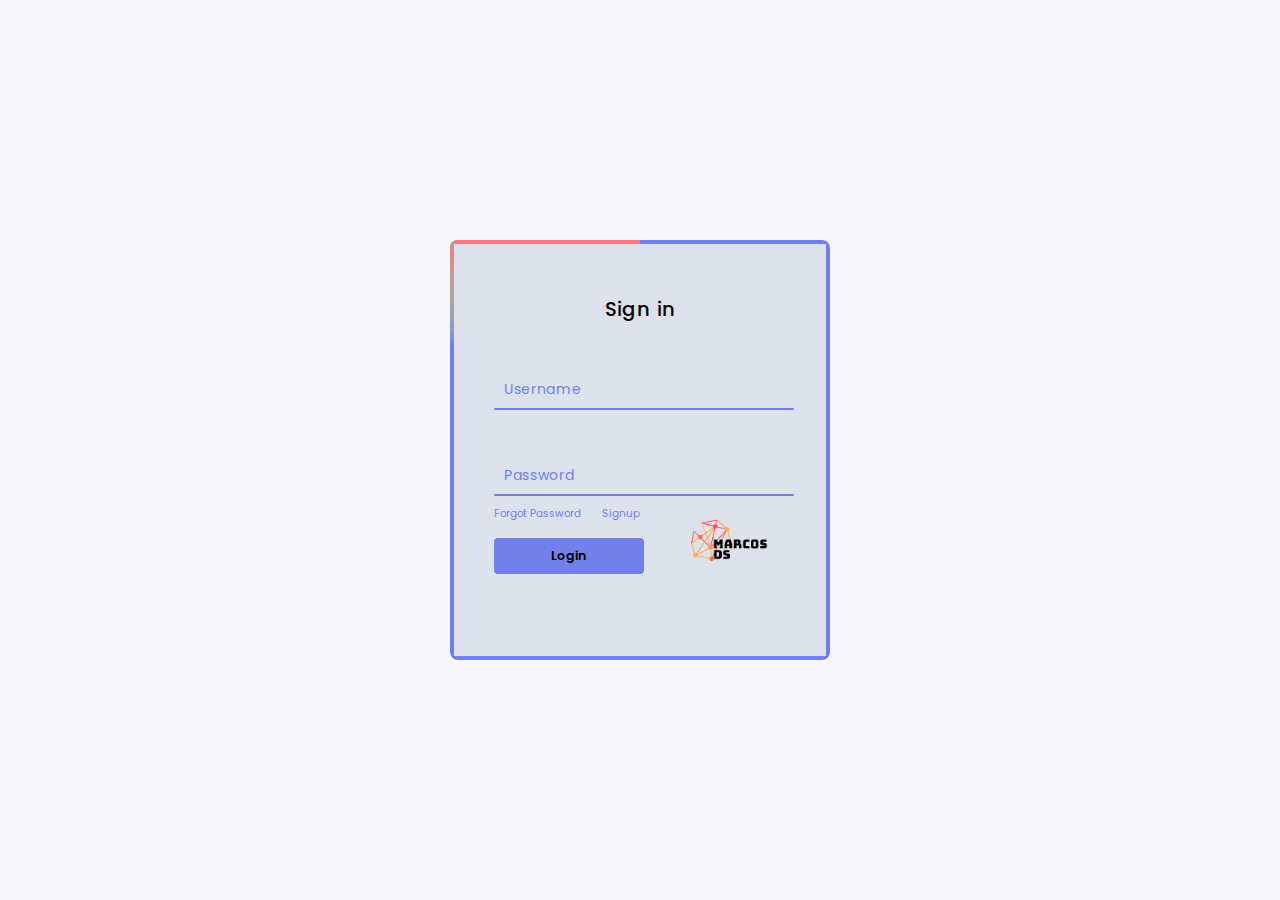
<file: index.html>
<!DOCTYPE html>
<html lang="pt-br">
  <head>
    <meta charset="UTF-8" />
    <meta name="viewport" content="width=device-width, initial-scale=1.0" />

    <link rel="stylesheet" href="style.css" />
    <link rel="stylesheet" href="index.css" />

    <title>Login Dashboard</title>
  </head>
  <body>
    <div class="box">
      <span class="borderLine"></span>
      <form id="loginForm" onsubmit="redirectUser(event)">
        <h2>Sign in</h2>
        <div class="inputBox">
          <input type="text" id="username" required="required" />
          <span>Username</span>
          <i></i>
        </div>
        <div class="inputBox">
          <input type="password" id="password" required="required" />
          <span>Password</span>
          <i></i>
        </div>
        <div class="links">
          <a href="#">Forgot Password</a>
          <a href="#">Signup</a>
          <img src="./images/LogoMDS0.png" />
        </div>
        <input type="submit" value="Login" />
      </form>
    </div>

    <script src="index.js"></script>
    <script src="script.js"></script>
  </body>
</html>
</file>
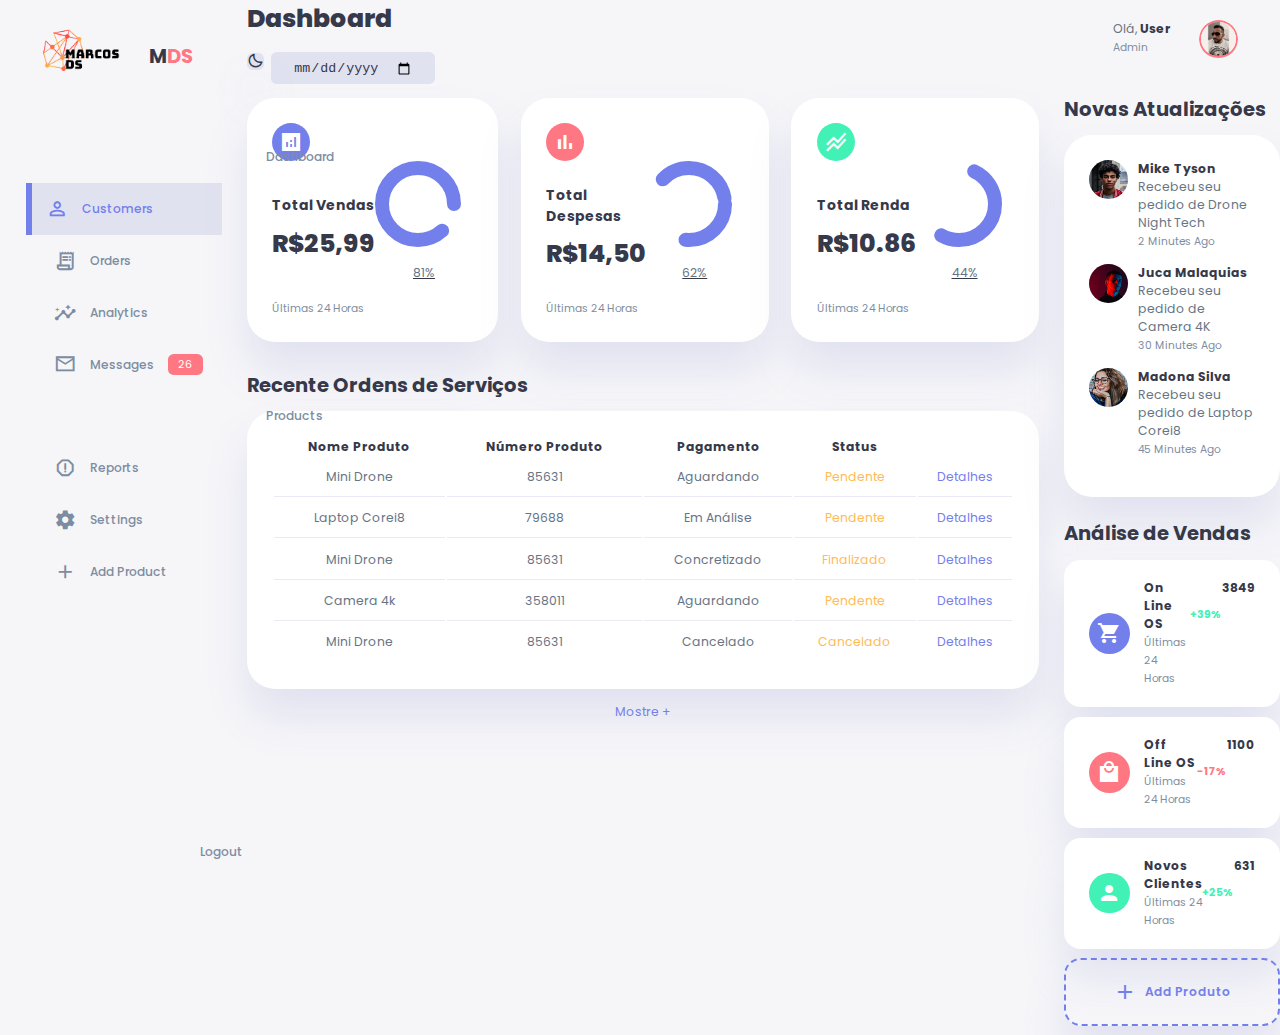
<file: dashboard.html>
<!DOCTYPE html>
<html lang="pt-br">
  <head>
    <meta charset="UTF-8" />
    <meta name="viewport" content="width=device-width, initial-scale=1.0" />
    <title>Responsivo Dashboard</title>
    <!--MATERIAL ICON-->

    <link
      href="https://unpkg.com/boxicons@2.1.4/css/boxicons.min.css"
      rel="stylesheet"
    />

    <link
      href="https://fonts.googleapis.com/icon?family=Material+Icons+Sharp"
      rel="stylesheet"
    />

    <!-- FIM MATERIAL ICONS -->

    <link rel="stylesheet" href="style.css" />
  </head>
  <body>
    <div class="container">
      <aside>
        <div class="top">
          <div class="logo">
            <img src="images/LogoMDS0.png" />
            <h2>M<span class="danger">DS</span></h2>
          </div>
          <div class="close" id="close-btn">
            <span class="material-icons-sharp">close</span>
          </div>
        </div>

        <div class="sidebar">
          <a href="#">
            <span class="material-icons-sharp">grid_view</span>
            <h3>Dashboard</h3>
          </a>
          <a href="#" class="active">
            <span class="material-icons-sharp">person_outline</span>
            <h3>Customers</h3>
          </a>
          <a href="#">
            <span class="material-icons-sharp">receipt_long</span>
            <h3>Orders</h3>
          </a>
          <a href="#">
            <span class="material-icons-sharp">insights</span>
            <h3>Analytics</h3>
          </a>
          <a href="#">
            <span class="material-icons-sharp">mail_outline</span>
            <h3>Messages</h3>
            <span class="message-count">26</span>
          </a>
          <a href="#">
            <span class="material-icons-sharp">inventory</span>
            <h3>Products</h3>
          </a>
          <a href="#">
            <span class="material-icons-sharp">report_gmailerrorred</span>
            <h3>Reports</h3>
          </a>
          <a href="#">
            <span class="material-icons-sharp">settings</span>
            <h3>Settings</h3>
          </a>
          <a href="#">
            <span class="material-icons-sharp">add</span>
            <h3>Add Product</h3>
          </a>
          <a href="#">
            <span class="material-icons-sharp">logout</span>
            <h3>Logout</h3>
          </a>
        </div>
      </aside>
      <!-- ================== FIM DO ASIDE ================== -->

      <main>
        <h1>Dashboard</h1>
        <div class="bx bx-moon" id="darkMode-icon"></div>
        <div class="date">
          <input type="date" />
        </div>

        <div class="insights">
          <div class="sales">
            <span class="material-icons-sharp">analytics</span>
            <div class="middle">
              <div class="lef">
                <h3>Total Vendas</h3>
                <h1>R$25,99</h1>
              </div>
              <div class="progress">
                <svg>
                  <circle cx="38" cy="38" r="36"></circle>
                </svg>
                <div class="number">
                  <p>81%</p>
                </div>
              </div>
            </div>
            <small class="text-muted">Últimas 24 Horas</small>
          </div>
          <!-- ===================== FIM DO SALES ================= -->
          <div class="expenses">
            <span class="material-icons-sharp">bar_chart</span>
            <div class="middle">
              <div class="lef">
                <h3>Total Despesas</h3>
                <h1>R$14,50</h1>
              </div>
              <div class="progress">
                <svg>
                  <circle cx="38" cy="38" r="36"></circle>
                </svg>
                <div class="number">
                  <p>62%</p>
                </div>
              </div>
            </div>
            <small class="text-muted">Últimas 24 Horas</small>
          </div>
          <!-- ====================== FIM DO EXPENSES ======================-->
          <div class="income">
            <span class="material-icons-sharp">stacked_line_chart</span>
            <div class="middle">
              <div class="lef">
                <h3>Total Renda</h3>
                <h1>R$10.86</h1>
              </div>
              <div class="progress">
                <svg>
                  <circle cx="38" cy="38" r="36"></circle>
                </svg>
                <div class="number">
                  <p>44%</p>
                </div>
              </div>
            </div>
            <small class="text-muted">Últimas 24 Horas</small>
          </div>
          <!-- =====================FIM DO INCOME ======================= -->
        </div>
        <!-- ==================== FIM DOS INSIGHTS =====================-->

        <div class="recent-orders">
          <h2>Recente Ordens de Serviços</h2>
          <table>
            <thead>
              <tr>
                <th>Nome Produto</th>
                <th>Número Produto</th>
                <th>Pagamento</th>
                <th>Status</th>
                <th></th>
              </tr>
            </thead>
            <tbody>
              <tr>
                <td>Mini Drone</td>
                <td>85631</td>
                <td>Aguardando</td>
                <td class="warning">Pendente</td>
                <td class="primary">Detalhes</td>
              </tr>
              <tr>
                <td>Laptop Corei8</td>
                <td>79688</td>
                <td>Em Análise</td>
                <td class="warning">Pendente</td>
                <td class="primary">Detalhes</td>
              </tr>
              <tr>
                <td>Mini Drone</td>
                <td>85631</td>
                <td>Concretizado</td>
                <td class="warning">Finalizado</td>
                <td class="primary">Detalhes</td>
              </tr>
              <tr>
                <td>Camera 4k</td>
                <td>358011</td>
                <td>Aguardando</td>
                <td class="warning">Pendente</td>
                <td class="primary">Detalhes</td>
              </tr>
              <tr>
                <td>Mini Drone</td>
                <td>85631</td>
                <td>Cancelado</td>
                <td class="warning">Cancelado</td>
                <td class="primary">Detalhes</td>
              </tr>
            </tbody>
          </table>
          <a href="#">Mostre +</a>
        </div>
      </main>
      <!-- =================== FINAL DO MAIN ==================== -->

      <div class="right">
        <div class="top">
          <button id="menu-btn">
            <span class="material-icons-sharp">menu</span>
          </button>

          <div class="profile">
            <div class="info">
              <p>Olá, <b>User</b></p>
              <small class="text-muted">Admin</small>
            </div>
            <div class="profile-photo">
              <img src="images/MarcosDS.png" />
            </div>
          </div>
        </div>
        <!-- ==================== FINAL DO TOPO DA DIREITA =============== -->

        <div class="recent-updates">
          <h2>Novas Atualizações</h2>
          <div class="updates">
            <div class="update">
              <div class="profile-photo">
                <img src="images/profile-1.jpg" />
              </div>
              <div class="message">
                <p><b>Mike Tyson</b> Recebeu seu pedido de Drone Night Tech</p>
                <small class="text-muted">2 Minutes Ago</small>
              </div>
            </div>
            <div class="update">
              <div class="profile-photo">
                <img src="images/profile-2.jpg" />
              </div>
              <div class="message">
                <p><b>Juca Malaquias</b> Recebeu seu pedido de Camera 4K</p>
                <small class="text-muted">30 Minutes Ago</small>
              </div>
            </div>
            <div class="update">
              <div class="profile-photo">
                <img src="images/profile-3.jpg" />
              </div>
              <div class="message">
                <p><b>Madona Silva</b> Recebeu seu pedido de Laptop Corei8</p>
                <small class="text-muted">45 Minutes Ago</small>
              </div>
            </div>
          </div>
        </div>
        <!-- ================ FIM DO RECENT UPDATES ================ -->

        <div class="sales-analytics">
          <h2>Análise de Vendas</h2>
          <div class="item online">
            <div class="icon">
              <span class="material-icons-sharp">shopping_cart</span>
            </div>
            <div class="right">
              <div class="info">
                <h3>On Line OS</h3>
                <small class="text-muted">Últimas 24 Horas</small>
              </div>
              <h5 class="sucess">+39%</h5>
              <h3>3849</h3>
            </div>
          </div>
          <div class="item offline">
            <div class="icon">
              <span class="material-icons-sharp">local_mall</span>
            </div>
            <div class="right">
              <div class="info">
                <h3>Off Line OS</h3>
                <small class="text-muted">Últimas 24 Horas</small>
              </div>
              <h5 class="danger">-17%</h5>
              <h3>1100</h3>
            </div>
          </div>
          <div class="item customers">
            <div class="icon">
              <span class="material-icons-sharp">person</span>
            </div>
            <div class="right">
              <div class="info">
                <h3>Novos Clientes</h3>
                <small class="text-muted">Últimas 24 Horas</small>
              </div>
              <h5 class="sucess">+25%</h5>
              <h3>631</h3>
            </div>
          </div>
          <div class="item add-product">
            <div>
              <span class="material-icons-sharp">add</span>
              <h3>Add Produto</h3>
            </div>
          </div>
        </div>
      </div>
    </div>

    <script src="script.js"></script>
    <script src="index.html"></script>
  </body>
</html>
</file>
<file: style.css>
@import url("https://fonts.googleapis.com/css2?family=Poppins:wght@300;400;500;600;700;800&family=Roboto:wght@100;300;400;500;700&display=swap");

/*============== VÁRIAVEIS DO ROOT =================*/

:root {
  --color-primary: #7380ec;
  --color-danger: #ff7782;
  --color-success: #41f1b6;
  --color-warning: #ffbb55;
  --color-white: #fff;
  --color-info-dark: #7d8da1;
  --color-info-light: #dce1eb;
  --color-dark: #363949;
  --color-light: rgba(132, 139, 200, 0.18);
  --color-primary-variant: #111e88;
  --color-dark-variant: #677483;
  --color-background: #f6f6f9;

  --card-border-radius: 2rem;
  --border-radius-1: 0.4rem;
  --corder-radius-2: 0.8rem;
  --border-radius-3: 1.2rem;

  --card-padding: 1.8rem;
  --padding-1: 1.2rem;

  --box-shadow: 0 2rem 3rem var(--color-light);
}

/*==================== VARIÁVEIS DO DARK THEME =======================*/

.dark-mode {
  --color-background: #181a1e;
  --color-white: #202528;
  --color-dark: #edeffd;
  --color-dark-variant: #a3bdcc;
  --color-light: rgba(0, 0, 0, 0.4);
  --box-shadow: 0 2rem 3rem var(--color-light);
}

* {
  margin: 0;
  padding: 0;
  outline: 0;
  appearance: nome;
  border: 0;
  text-decoration: none;
  list-style: none;
  box-sizing: border-box;
}

html {
  font-size: 14px;
}

body {
  width: 100vw;
  height: 100vh;
  font-family: poppins, sans-serif;
  font-size: 0.88rem;
  background: var(--color-background);
  user-select: none;
  overflow-x: hidden;
  color: var(--color-dark);
}

.container {
  display: grid;
  width: 96%;
  margin: 0 auto;
  gap: 1.8rem;
  grid-template-columns: 14rem auto auto;
}

.container h2 {
  margin-top: 1.5rem;
}

a {
  color: var(--color-dark);
}

img {
  display: block;
  width: 100%;
}
h1 {
  font-weight: 800;
  font-size: 1.8rem;
}

h2 {
  font-size: 1.4rem;
}

h3 {
  font-size: 0.87rem;
}

h4 {
  font-size: 0.8rem;
}

h5 {
  font-size: 0.77rem;
}

small {
  font-size: 0.76rem;
}

.profile-photo {
  width: 2.8rem;
  height: 2.8rem;
  border-radius: 50%;
  overflow: hidden;
}

.text-muted {
  color: var(--color-info-dark);
}

p {
  color: var(--color-dark-variant);
}

b {
  color: var(--color-dark);
}

.primary {
  color: var(--color-primary);
}

.danger {
  color: var(--color-danger);
}

.sucess {
  color: var(--color-success);
}

.warning {
  color: var(--color-warning);
}

aside {
  height: 100vh;
}

aside .top {
  display: flex;
  align-items: center;
  justify-content: space-between;
  margin-top: 1.4rem;
}

aside .logo {
  display: flex;
  gap: 0.8rem;
}

aside .logo img {
  width: 8rem;
  height: 5rem;
}

aside .logo img:hover {
  transform: scale(1.2);
}

aside .close {
  display: none;
}

/*================= SIDEBAR ================*/

aside .sidebar {
  display: flex;
  flex-direction: column;
  height: 86vh;
  position: relative;
  top: 3rem;
}

aside h3 {
  font-weight: 500;
}

aside .sidebar a {
  display: flex;
  color: var(--color-info-dark);
  margin-left: 2rem;
  gap: 1rem;
  align-items: center;
  position: relative;
  height: 3.7rem;
  transition: all 300ms ease;
}

aside .sidebar a span {
  font-size: 1.6rem;
  transition: all 300ms ease;
}

aside .sidebar a:last-child {
  position: absolute;
  bottom: 2rem;
  width: 100%;
}

aside .sidebar a.active {
  background: var(--color-light);
  color: var(--color-primary);
  margin-left: 0;
}

aside .sidebar a.active::before {
  content: "";
  width: 6px;
  height: 100%;
  background: var(--color-primary);
}

aside .sidebar .a.active span {
  color: var(--color-primary);
  margin-left: calc(1rem - 3px);
}

aside .sidebar a:hover {
  color: var(--color-primary);
}

aside .sidebar a:hover span {
  margin-left: 1rem;
}

aside .sidebar .message-count {
  background: var(--color-danger);
  color: var(--color-white);
  padding: 2px 10px;
  font-size: 11px;
  border-radius: var(--border-radius-1);
}

/*================= MAIN ====================*/

main #darkMode-icon {
  background: var(--color-light);
  justify-content: space-evenly;
  margin-top: 1.1rem;
  cursor: pointer;
  border-radius: var(--border-radius-1);
  font-size: 1.2rem;
  float: left;
  box-shadow: var(--box-shadow);
  transition: all 300ms ease;
}

main #darkMode-icon:hover {
  color: var(--color-danger);
  box-shadow: none;
}

main .date {
  display: inline-block;
  background: var(--color-light);
  border-radius: var(--border-radius-1);
  margin-top: 1rem;
  margin-left: 0.5rem;
  padding: 0.5rem 1.6rem;
}

main .date input[type="date"] {
  background: transparent;
  color: var(--color-dark);
}

main .insights {
  display: grid;
  grid-template-columns: repeat(3, 1fr);
  gap: 1.6rem;
}

main .insights > div {
  background: var(--color-white);
  padding: var(--card-padding);
  border-radius: var(--card-border-radius);
  margin-top: 1rem;
  box-shadow: var(--box-shadow);
}

main .insights > div:hover {
  box-shadow: none;
}

main .insights > div span {
  background: var(--color-primary);
  padding: 0.5rem;
  border-radius: 50%;
  color: var(--color-white);
  font-size: 2 rem;
}

main .insights > div.expenses span {
  background: var(--color-danger);
}

main .insights > div.income span {
  background: var(--color-success);
}

main .insights > div .middle {
  display: flex;
  align-items: center;
  justify-content: space-between;
}

main .insights h3 {
  margin: 1rem 0 0.6rem;
  font-size: 1rem;
}

main .insights progress {
  position: relative;
  width: 92px;
  height: 92px;
  border-radius: 50%;
}

main .insights svg {
  width: 7rem;
  height: 7rem;
}

main .insights svg circle {
  fill: none;
  stroke: var(--color-primary);
  stroke-width: 14;
  stroke-linecap: round;
  transform: translate(5px, 5px);
  stroke-dasharray: 110;
  stroke-dashoffset: 92;
}

main .insights .sales svg circle {
  stroke-dashoffset: -30;
  stroke-dasharray: 200;
}

main .insights .expenses svg circle {
  stroke-dashoffset: 20;
  stroke-dasharray: 80;
}

main .insights .income svg circle {
  stroke-dashoffset: 35;
  stroke-dasharray: 110;
}

main .insights .progress .number {
  position: relative;
  top: 0;
  left: 0;
  height: 100%;
  width: 100%;
  display: flex;
  justify-content: center;
  align-items: center;
  text-decoration: underline;
}

main .insights .progress .number:hover {
  transform: scale(1.1);
}

main .insights small {
  margin-top: 1.3rem;
  display: block;
}

/*=============== ORDENS RECENTES =================*/

main .recent-orders {
  margin-top: 2rem;
}

main .recent-orders h2 {
  margin-bottom: 0.8rem;
}

main .recent-orders table {
  background: var(--color-white);
  width: 100%;
  border-radius: var(--card-border-radius);
  padding: var(--card-padding);
  text-align: center;
  box-shadow: var(--box-shadow);
  transition: all 300ms ease;
}

main .recent-orders table:hover {
  box-shadow: none;
}

main table tbody td {
  height: 2.8rem;
  border-bottom: 1px solid var(--color-light);
  color: var(--color-dark-variant);
}

main table tbody tr:last-child td {
  border: none;
}

main .recent-orders a {
  display: block;
  text-align: center;
  margin: 1rem auto;
  color: var(--color-primary);
}

/*================== TOPO DA DIREITA ======================*/

.right {
  margin-top: 1.4rem;
}

.right .top {
  display: flex;
  justify-content: end;
  gap: 2rem;
}

.right .top button {
  display: none;
}

.right .top .profile {
  display: flex;
  gap: 2rem;
  margin-right: 3rem;
}

.right .top .profile img {
  border: 0.2rem solid var(--color-danger);
  border-radius: 50%;
}

/*=============== RECENTE UPDATES ==================*/

.right .recent-updates h2 {
  margin-top: 2.5rem;
  margin-bottom: 0.8rem;
}

.right .recent-updates .updates {
  background: var(--color-white);
  padding: var(--card-padding);
  border-radius: var(--card-border-radius);
  box-shadow: var(--box-shadow);
  transition: all 300ms ease;
}

.right .recent-updates .updates:hover {
  box-shadow: none;
}

.right .recent-updates .updates .update {
  display: grid;
  grid-template-columns: 2.5rem auto;
  gap: 1rem;
  margin-bottom: 1rem;
}

/*================ SALES ANALYTICS ==============*/

.right .sales-analytics {
  margin-top: 1rem;
}

.right .sales-analytics h2 {
  margin-bottom: 0.8rem;
}

.right .sales-analytics .item {
  background: var(--color-white);
  display: flex;
  align-items: center;
  gap: 1rem;
  margin-bottom: 0.7rem;
  padding: 1.4rem var(--card-padding);
  border-radius: var(--border-radius-3);
  box-shadow: var(--box-shadow);
  transition: all 300ms ease;
}

.right .sales-analytics .item:hover {
  box-shadow: none;
}

.right .sales-analytics .item .right {
  display: flex;
  justify-content: space-between;
  align-items: start;
  margin: 0;
  width: 100%;
}

.right .sales-analytics .item .icon {
  padding: 0.6rem;
  color: var(--color-white);
  border-radius: 50%;
  background: var(--color-primary);
  display: flex;
}

.right .sales-analytics .item.offline .icon {
  background: var(--color-danger);
}

.right .sales-analytics .item.customers .icon {
  background: var(--color-success);
}

.right .sales-analytics .add-product {
  background-color: transparent;
  border: 2px dashed var(--color-primary);
  color: var(--color-primary);
  display: flex;
  align-items: center;
  justify-content: center;
}

.right .sales-analytics .add-product:hover {
  background: var(--color-primary);
  color: var(--color-white);
}

.right .sales-analytics .add-product div {
  display: flex;
  align-items: center;
  gap: 0.6rem;
}

.right .sales-analytics .add-product div h3 {
  font-weight: 600;
}

.sales-analytics h5 {
  margin-top: 2rem;
}

/*================ MEDIA QUERIES ==================*/

@media screen and (max-width: 1200px) {
  .container {
    width: 94%;
    grid-template-columns: 7rem auto 1auto;
  }

  aside .sidebar a {
    width: 12.6rem;
  }

  aside .sidebar a:last-child {
    position: relative;
    margin-top: 1.8rem;
  }

  main .insights {
    grid-template-columns: 1fr;
    gap: 0;
  }

  main .recent-orders {
    width: 94%;
    position: absolute;
    left: 50%;
    transform: translateX(-50%);
    margin: 2rem 0 0 8rem;
  }

  main .recent-orders table {
    width: 83vw;
  }

  main table thead tr th:last-child,
  main table thead tr th:first-child {
    display: none;
  }
}

@media screen and (max-width: 768px) {
  .container {
    width: 100%;
    grid-template-columns: 1fr;
  }

  aside {
    position: fixed;
    left: -100;
    background: var(--color-white);
    width: 18rem;
    z-index: 3;
    box-shadow: 1rem 3rem 4rem var(--color-light);
    height: 100vh;
    padding-right: var(--card-padding);
    display: none;
    animation: showMenu 400ms ease forwards;
  }

  @keyframes showMenu {
    to {
      left: 0;
    }
  }

  aside .logo {
    margin-left: 1rem;
  }

  aside .logo h2 {
    display: inline;
  }

  aside .sidebar h3 {
    display: inline;
  }

  aside .sidebar a {
    width: 100%;
    height: 3.4rem;
  }

  aside .sidebar a:last-child {
    position: absolute;
    bottom: 5rem;
  }

  aside .close {
    display: inline-block;
    cursor: pointer;
  }

  main {
    margin-top: 8rem;
    padding: 0 1 rem;
  }

  main .recent-orders {
    position: relative;
    margin: 3rem 0 0 0;
    width: 100%;
  }

  main .recent-orders table {
    width: 100%;
    margin: 0;
  }

  .right {
    width: 94%;
    margin: 0 auto 4rem;
  }

  .right .top {
    position: fixed;
    top: 0;
    left: 0;
    align-items: center;
    padding: 0 0.8rem;
    height: 4.6rem;
    background: var(--color-white);
    width: 100%;
    margin: 0;
    z-index: 2;
    box-shadow: 0 1rem 1rem var(--color-light);
  }

  .right .top .theme-toggler {
    width: 4.4rem;
    position: absolute;
    left: 66%;
  }

  .right .profile .info {
    display: none;
  }

  .right .top button {
    display: inline-block;
    background: transparent;
    cursor: pointer;
    color: var(--color-dark);
    position: absolute;
    left: 1rem;
  }

  .right .top button span {
    font-size: 2rem;
  }
}
</file>
<file: index.css>
@import url("https://fonts.googleapis.com/css2?family=Poppins:wght@300;400;500;600;700;800&family=Roboto:wght@100;300;400;500;700&display=swap");

* {
  margin: 0;
  padding: 0;
  box-sizing: border-box;
  font-family: "Poppins", sans-serif;
}

body {
  display: flex;
  justify-content: center;
  align-items: center;
  min-height: 100vh;
  background: #f6f6f9;
}

/* fade-in na página de destino */
body.fade-in {
  opacity: 1;
  animation: fadeInAnimation 10s ease-in forwards;
}

@keyframes fadeInAnimation {
  from {
    opacity: 4;
  }
  to {
    opacity: 0;
  }
}

/* fade-out na página atual */
body.fade-out {
  opacity: 1;
  animation: fadeOutAnimation 0.9s ease-out forwards;
}

@keyframes fadeOutAnimation {
  from {
    opacity: 4;
  }
  to {
    opacity: 0;
  }
}

.box {
  position: relative;
  width: 380px;
  height: 420px;
  background: #7380ec;
  border-radius: 8px;
  overflow: hidden;
}

.box::after {
  content: "";
  position: absolute;
  top: -50%;
  left: -50%;
  width: 380px;
  height: 420px;
  background: linear-gradient(
    0deg,
    transparent,
    transparent,
    #ff7782,
    #ff7782,
    #ff7782
  );
  z-index: 1;
  transform-origin: bottom right;
  animation: animate 6s linear infinite;
  animation-delay: -3s;
}

.borderLine {
  position: absolute;
  top: 0;
  inset: 0;
}

.borderLine::after {
  content: "";
  position: absolute;
  top: -50%;
  left: -50%;
  width: 380px;
  height: 420px;
  background: linear-gradient(
    0deg,
    transparent,
    transparent,
    #41f1b6,
    #41f1b6,
    #41f1b6
  );
  z-index: 1;
  transform-origin: bottom right;
  animation: animate 6s linear infinite;
  animation-delay: -4.5s;
}

.borderLine::before {
  content: "";
  position: absolute;
  top: -50%;
  left: -50%;
  width: 380px;
  height: 420px;
  background: linear-gradient(
    0deg,
    transparent,
    transparent,
    #41f1b6,
    #41f1b6,
    #41f1b6
  );
  z-index: 1;
  transform-origin: bottom right;
  animation: animate 6s linear infinite;
  animation-delay: -1.5s;
}

.box::before {
  content: "";
  position: absolute;
  top: -50%;
  left: -50%;
  width: 380px;
  height: 420px;
  background: linear-gradient(
    0deg,
    transparent,
    transparent,
    #ff7782,
    #ff7782,
    #ff7782
  );
  z-index: 1;
  transform-origin: bottom right;
  animation: animate 6s linear infinite;
  animation-delay: -6s;
}

@keyframes animate {
  0% {
    transform: rotate(0deg);
  }
  100% {
    transform: rotate(360deg);
  }
}

.box form {
  position: absolute;
  inset: 4px;
  background: #dce1eb;
  padding: 50px 40px;
  z-index: 2;
  display: flex;
  flex-direction: column;
}

.box form h2 {
  color: black;
  font-weight: 500;
  text-align: center;
  letter-spacing: 0.1rem;
}

.box form .inputBox {
  position: relative;
  width: 300px;
  margin-top: 35px;
}

.box form .inputBox input {
  position: relative;
  width: 100%;
  padding: 20px 10px 10px;
  background: transparent;
  outline: none;
  border: none;
  box-shadow: none;
  color: black;
  font-size: 1rem;
  letter-spacing: 0.05rem;
  transition: 0.05s;
  z-index: 10;
}

.box form .inputBox span {
  position: absolute;
  left: 0;
  padding: 20px 10px 10px;
  pointer-events: none;
  color: #7380ec;
  font-size: 1rem;
  letter-spacing: 0.05rem;
  transition: 0.5s;
}

.box form .inputBox input:valid ~ span,
.box form .inputBox input:focus ~ span {
  color: black;
  font-size: 0, 75rem;
  transform: translateY(-34px);
}

.box form .inputBox i {
  position: absolute;
  left: 0;
  bottom: 0;
  width: 100%;
  height: 2px;
  background: #7380ec;
  border-radius: 4px;
  overflow: hidden;
  transition: 0.5s;
  pointer-events: none;
}

.box form .inputBox input:valid ~ i,
.box form .inputBox input:focus ~ i {
  height: 44px;
}

.box form .links {
  display: flex;
  justify-content: space-between;
}

.box form .links a {
  margin: 10px 0;
  font-size: 0.75rem;
  color: #7380ec;
  text-decoration: none;
}

.box form .links a:hover,
.box form .links a:nth-child(2) {
  color: #7380ec;
}

.box form input[type="submit"] {
  border: none;
  outline: none;
  padding: 9px 25px;
  background: #7380ec;
  cursor: pointer;
  font-size: 0.9rem;
  border-radius: 4px;
  font-weight: 600;
  width: 150px;
  margin-top: -3rem;
}

.box form input[type="submit"]:active {
  opacity: 0.5;
}

img {
  margin: 1rem 0 0 1rem;
  width: 8rem;
  height: 5rem;
  transition: all 800ms ease;
}

img:hover {
  transform: scale(1.2);
}
</file>
